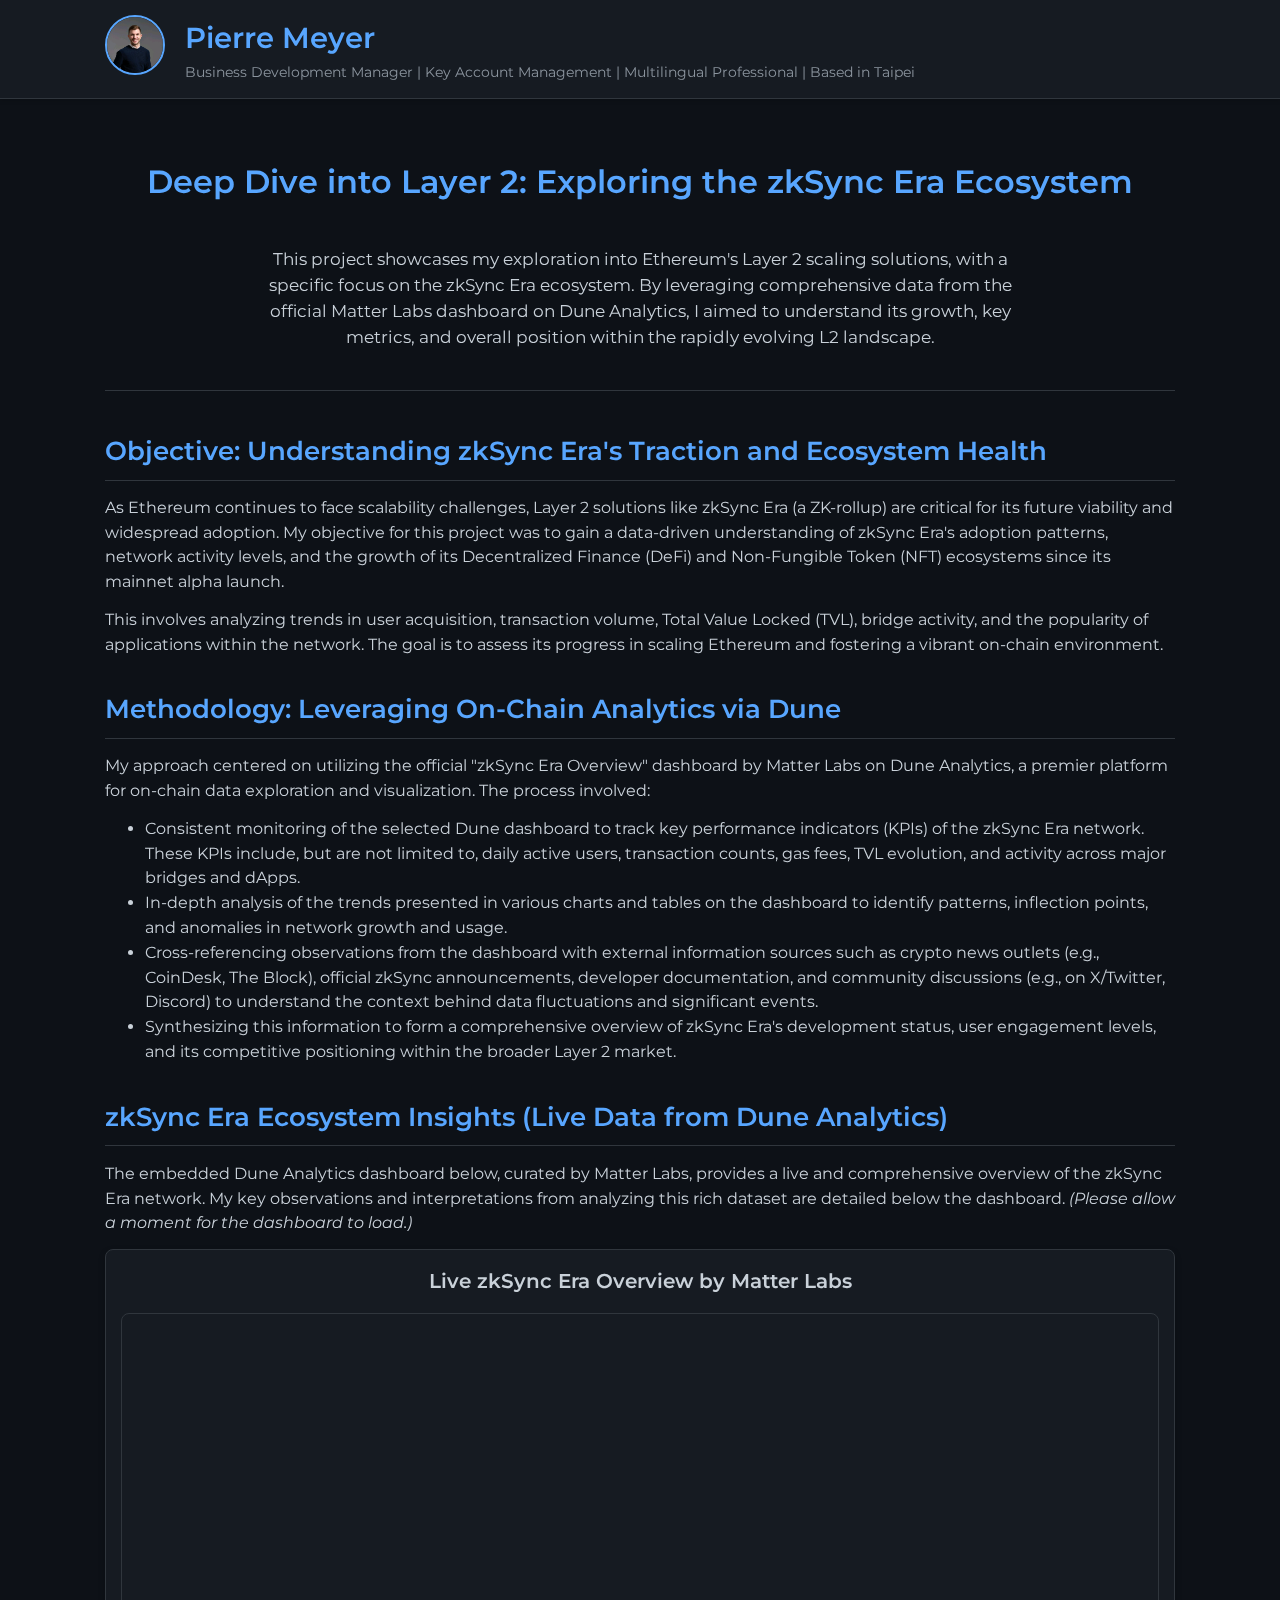
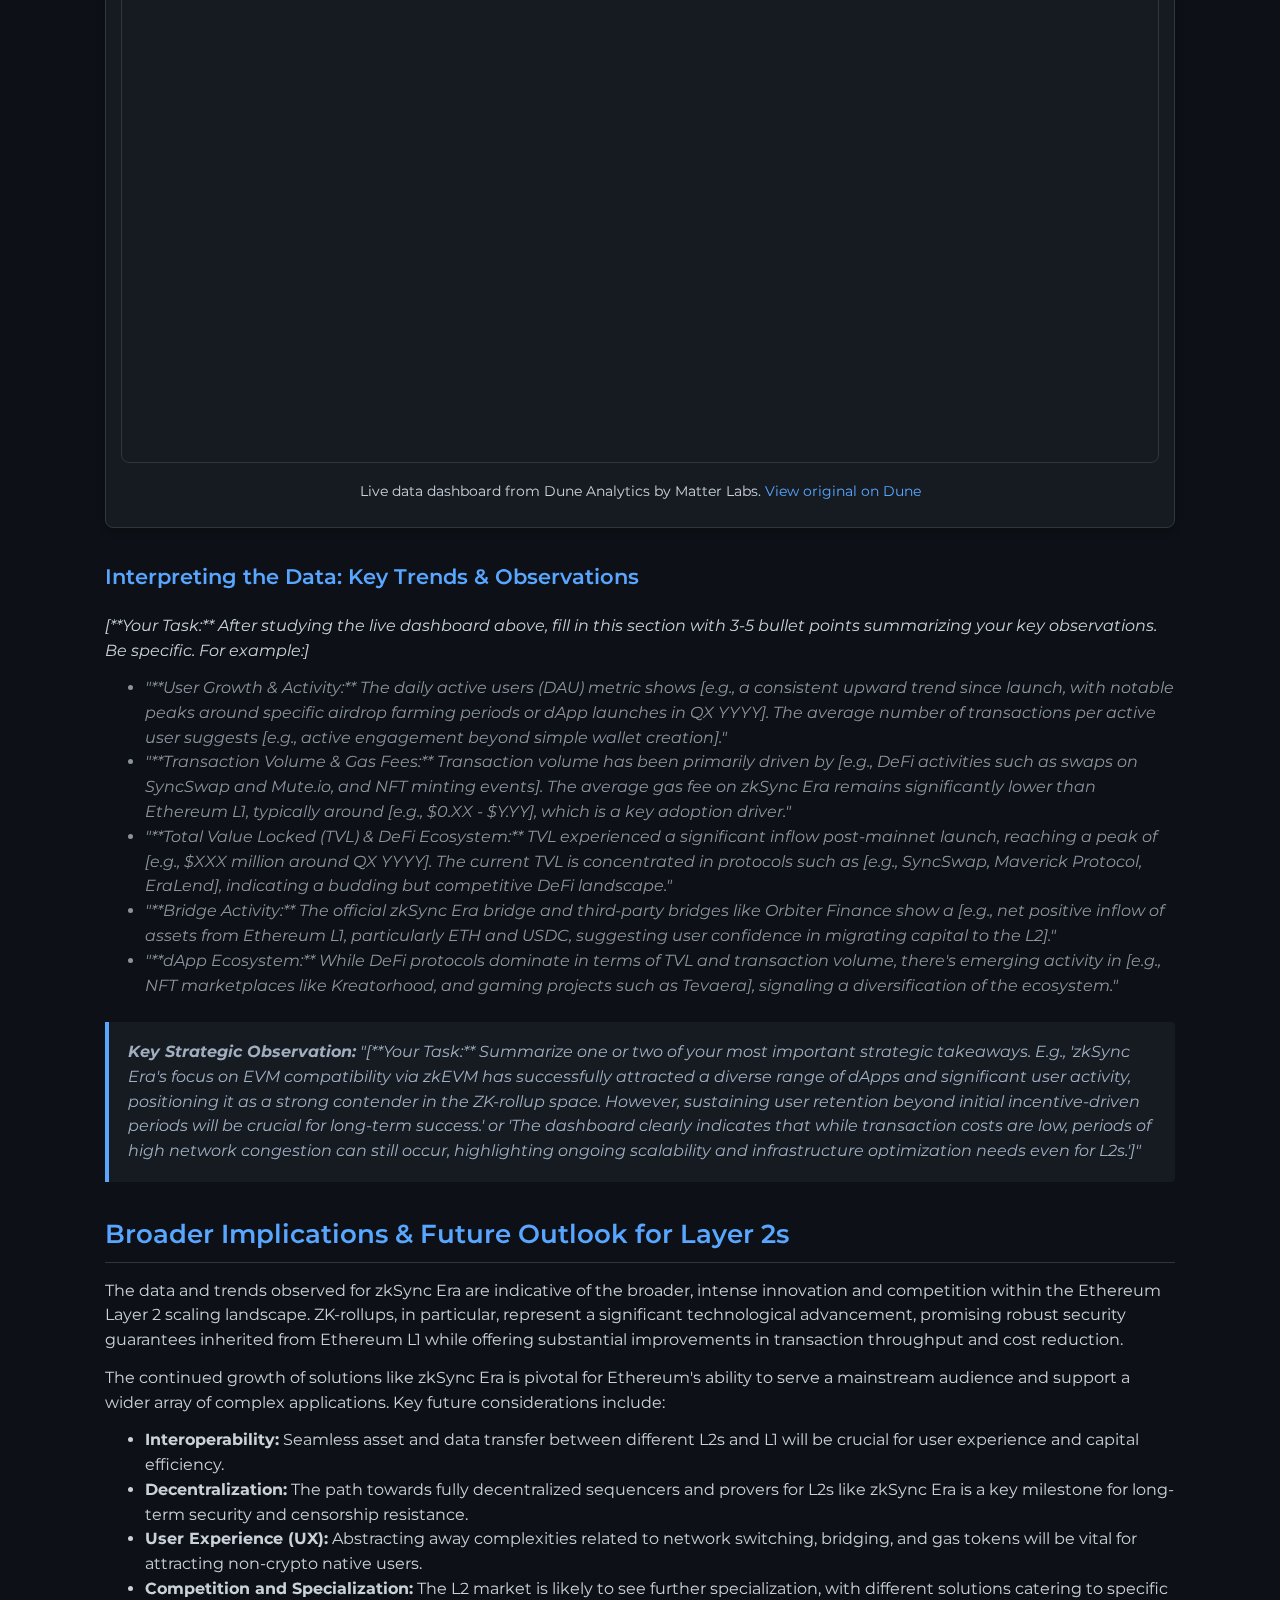
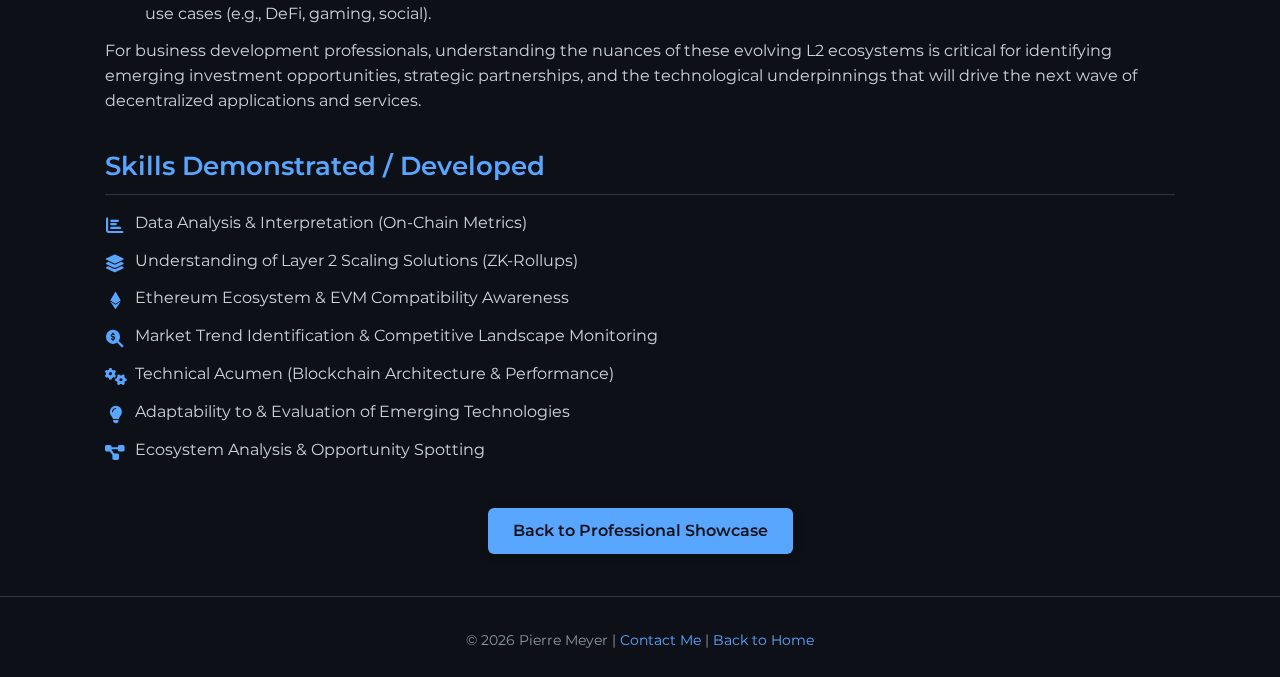
<file: crypto_blockchain_project.html>
<!DOCTYPE html>
<html lang="en">

<head>
    <meta charset="UTF-8">
    <meta name="viewport" content="width=device-width, initial-scale=1.0">
    <title>Exploring Layer 2: An Overview of zkSync Era - Pierre Meyer</title>
    <link href="styles.css" rel="stylesheet">
    <link href="https://fonts.googleapis.com/css2?family=Montserrat:wght@400;600;700&display=swap" rel="stylesheet">
    <link rel="stylesheet" href="https://cdnjs.cloudflare.com/ajax/libs/font-awesome/6.5.2/css/all.min.css" xintegrity="sha512-SnH5WK+bZxgPHs44uWIX+LLJAJ9/2PkPKZ5QiAj6Ta86w+fsb2TkcmfRyVX3pBnMFcV7oQPJkl9QevSCWr3W6A==" crossorigin="anonymous" referrerpolicy="no-referrer" />
    <link rel="icon" href="favicon.ico" type="image/x-icon">
    <style>
        /* Styles specific to this page, complementing styles.css */
        /* Ensure your main styles.css includes definitions for variables like --border-color, --accent-color, etc. */
        body {
            font-family: 'Montserrat', sans-serif; /* Ensure this is consistent */
            /* Other body styles from your main styles.css will apply */
        }
        .case-study-section {
            margin-bottom: 2em;
        }
        .case-study-section h2 {
            text-align: left;
            font-size: 1.6em;
            margin-top: 1.2em;
            margin-bottom: 0.6em;
            border-bottom: 1px solid var(--border-color);
            padding-bottom: 0.3em;
            color: var(--accent-color);
        }
        .case-study-section p, .case-study-section ul {
            color: var(--primary-text-color); /* From your styles.css */
            margin-top: 0.5em;
            margin-bottom: 0.8em;
            line-height: 1.55;
        }
        .intro-summary p {
             color: var(--primary-text-color); /* From your styles.css */
             font-size: 1.05em;
        }
        main > h1 { /* Ensure this matches your main styles.css for consistency */
            text-align: center;
            margin-bottom: 1.2em;
            color: var(--accent-color);
            font-size: 2em;
        }
        .skills-list {
            list-style-type: none; /* Using icons instead of bullets */
            padding-left: 0;
        }
        .skills-list li {
            margin-bottom: 0.6em;
            color: var(--primary-text-color); /* From your styles.css */
            display: flex;
            align-items: flex-start;
        }
        .skills-list .skill-icon {
            color: var(--accent-color);
            margin-right: 10px;
            font-size: 1.1em;
            width: 20px;
            text-align: center;
            margin-top: 1px; /* Adjust for alignment */
        }
        .data-highlight { /* For key stats you pull from dashboard */
            background-color: var(--card-bg-color); /* From your styles.css */
            border-left: 4px solid var(--accent-color);
            padding: 0.8em 1.2em;
            margin: 1.5em 0;
            font-style: italic;
            color: var(--narrative-text-color); /* From your styles.css */
            border-radius: 0 4px 4px 0;
        }
        .data-highlight p {
            color: inherit;
            margin: 0.3em 0;
        }
        .placeholder-text { /* You'll replace these with your content */
            color: var(--secondary-text-color); /* From your styles.css */
            font-style: italic;
        }
        .chart-wrapper-dune { /* Wrapper for the Dune iframe */
            margin-bottom: 30px;
            background-color: var(--card-bg-color); /* Optional background for the wrapper */
            padding: 15px; /* Padding around the iframe */
            border-radius: 8px;
            border: 1px solid var(--border-color);
            box-shadow: 0 3px 6px var(--shadow-color-dark); /* From your styles.css */
            position: relative;
            max-width: 100%; /* Allow iframe to be wider if needed */
            margin-left: auto;
            margin-right: auto;
        }
        .chart-title-style { /* Consistent title style */
            font-size: 1.25em;
            font-weight: 600;
            text-align: center;
            color: var(--primary-text-color); /* Or #cbd5e0 if defined */
            margin-top: 0;
            margin-bottom: 1rem;
        }
        /* Footer styling should come from your main styles.css */
    </style>
</head>

<body>
    <div class="background-animation"></div>

    <header>
        <div class="container header-content-wrapper">
            <a href="index.html" aria-label="Go to homepage">
                <img src="profile.jpeg" alt="Pierre Meyer - Homepage" class="profile-pic-header">
            </a>
            <a href="index.html" class="header-text-link">
                <div class="header-text">
                    <h1>Pierre Meyer</h1>
                    <p>Business Development Manager | Key Account Management | Multilingual Professional | Based in Taipei</p>
                </div>
            </a>
        </div>
    </header>

    <main class="container">
        <h1>Deep Dive into Layer 2: Exploring the zkSync Era Ecosystem</h1>

        <section class="case-study-section intro-summary">
            <p class="center-text" style="max-width: 750px; margin-left:auto; margin-right:auto;">
                This project showcases my exploration into Ethereum's Layer 2 scaling solutions, with a specific focus on the zkSync Era ecosystem. By leveraging comprehensive data from the official Matter Labs dashboard on Dune Analytics, I aimed to understand its growth, key metrics, and overall position within the rapidly evolving L2 landscape.
            </p>
        </section>

        <hr class="divider">

        <section class="case-study-section">
            <h2>Objective: Understanding zkSync Era's Traction and Ecosystem Health</h2>
            <p>As Ethereum continues to face scalability challenges, Layer 2 solutions like zkSync Era (a ZK-rollup) are critical for its future viability and widespread adoption. My objective for this project was to gain a data-driven understanding of zkSync Era's adoption patterns, network activity levels, and the growth of its Decentralized Finance (DeFi) and Non-Fungible Token (NFT) ecosystems since its mainnet alpha launch.</p>
            <p>This involves analyzing trends in user acquisition, transaction volume, Total Value Locked (TVL), bridge activity, and the popularity of applications within the network. The goal is to assess its progress in scaling Ethereum and fostering a vibrant on-chain environment.</p>
        </section>

        <section class="case-study-section">
            <h2>Methodology: Leveraging On-Chain Analytics via Dune</h2>
            <p>My approach centered on utilizing the official "zkSync Era Overview" dashboard by Matter Labs on Dune Analytics, a premier platform for on-chain data exploration and visualization. The process involved:</p>
            <ul>
                <li>Consistent monitoring of the selected Dune dashboard to track key performance indicators (KPIs) of the zkSync Era network. These KPIs include, but are not limited to, daily active users, transaction counts, gas fees, TVL evolution, and activity across major bridges and dApps.</li>
                <li>In-depth analysis of the trends presented in various charts and tables on the dashboard to identify patterns, inflection points, and anomalies in network growth and usage.</li>
                <li>Cross-referencing observations from the dashboard with external information sources such as crypto news outlets (e.g., CoinDesk, The Block), official zkSync announcements, developer documentation, and community discussions (e.g., on X/Twitter, Discord) to understand the context behind data fluctuations and significant events.</li>
                <li>Synthesizing this information to form a comprehensive overview of zkSync Era's development status, user engagement levels, and its competitive positioning within the broader Layer 2 market.</li>
            </ul>
        </section>

        <section class="case-study-section">
            <h2>zkSync Era Ecosystem Insights (Live Data from Dune Analytics)</h2>
            <p>The embedded Dune Analytics dashboard below, curated by Matter Labs, provides a live and comprehensive overview of the zkSync Era network. My key observations and interpretations from analyzing this rich dataset are detailed below the dashboard. <em>(Please allow a moment for the dashboard to load.)</em></p>

            <div class="chart-wrapper-dune">
                <h3 class="chart-title-style">Live zkSync Era Overview by Matter Labs</h3>
                <iframe 
                    src="https://dune.com/embeds/2270077/3724874/ef05789a-c560-45a0-a0ad-ad0cbba0757a" 
                    width="100%" 
                    height="750"  style="border:1px solid var(--border-color); border-radius: 8px;" 
                    allowfullscreen
                    loading="lazy"
                    title="zkSync Era Overview Dashboard by Matter Labs on Dune Analytics">
                </iframe>
                <p style="text-align:center; font-size: 0.85em; margin-top: 10px;">
                    Live data dashboard from Dune Analytics by Matter Labs. 
                    <a href="https://dune.com/matter_labs/zksync-era-overview" target="_blank" rel="noopener noreferrer" style="color: var(--accent-color);">
                        View original on Dune
                    </a>
                </p>
            </div>
            
            <h3 style="text-align:left; font-size: 1.3em; margin-top:1.5em;">Interpreting the Data: Key Trends & Observations</h3>
            <p class="placeholder-text">[**Your Task:** After studying the live dashboard above, fill in this section with 3-5 bullet points summarizing your key observations. Be specific. For example:]</p>
            <ul>
                <li class="placeholder-text">"**User Growth & Activity:** The daily active users (DAU) metric shows [e.g., a consistent upward trend since launch, with notable peaks around specific airdrop farming periods or dApp launches in QX YYYY]. The average number of transactions per active user suggests [e.g., active engagement beyond simple wallet creation]."</li>
                <li class="placeholder-text">"**Transaction Volume & Gas Fees:** Transaction volume has been primarily driven by [e.g., DeFi activities such as swaps on SyncSwap and Mute.io, and NFT minting events]. The average gas fee on zkSync Era remains significantly lower than Ethereum L1, typically around [e.g., $0.XX - $Y.YY], which is a key adoption driver."</li>
                <li class="placeholder-text">"**Total Value Locked (TVL) & DeFi Ecosystem:** TVL experienced a significant inflow post-mainnet launch, reaching a peak of [e.g., $XXX million around QX YYYY]. The current TVL is concentrated in protocols such as [e.g., SyncSwap, Maverick Protocol, EraLend], indicating a budding but competitive DeFi landscape."</li>
                <li class="placeholder-text">"**Bridge Activity:** The official zkSync Era bridge and third-party bridges like Orbiter Finance show a [e.g., net positive inflow of assets from Ethereum L1, particularly ETH and USDC, suggesting user confidence in migrating capital to the L2]."</li>
                <li class="placeholder-text">"**dApp Ecosystem:** While DeFi protocols dominate in terms of TVL and transaction volume, there's emerging activity in [e.g., NFT marketplaces like Kreatorhood, and gaming projects such as Tevaera], signaling a diversification of the ecosystem."</li>
            </ul>
            
            <div class="data-highlight">
                <p class="placeholder-text"><strong>Key Strategic Observation:</strong> "[**Your Task:** Summarize one or two of your most important strategic takeaways. E.g., 'zkSync Era's focus on EVM compatibility via zkEVM has successfully attracted a diverse range of dApps and significant user activity, positioning it as a strong contender in the ZK-rollup space. However, sustaining user retention beyond initial incentive-driven periods will be crucial for long-term success.' or 'The dashboard clearly indicates that while transaction costs are low, periods of high network congestion can still occur, highlighting ongoing scalability and infrastructure optimization needs even for L2s.']"</p>
            </div>
        </section>

        <section class="case-study-section">
            <h2>Broader Implications & Future Outlook for Layer 2s</h2>
            <p>The data and trends observed for zkSync Era are indicative of the broader, intense innovation and competition within the Ethereum Layer 2 scaling landscape. ZK-rollups, in particular, represent a significant technological advancement, promising robust security guarantees inherited from Ethereum L1 while offering substantial improvements in transaction throughput and cost reduction.</p>
            <p>The continued growth of solutions like zkSync Era is pivotal for Ethereum's ability to serve a mainstream audience and support a wider array of complex applications. Key future considerations include:</p>
            <ul>
                <li><strong>Interoperability:</strong> Seamless asset and data transfer between different L2s and L1 will be crucial for user experience and capital efficiency.</li>
                <li><strong>Decentralization:</strong> The path towards fully decentralized sequencers and provers for L2s like zkSync Era is a key milestone for long-term security and censorship resistance.</li>
                <li><strong>User Experience (UX):</strong> Abstracting away complexities related to network switching, bridging, and gas tokens will be vital for attracting non-crypto native users.</li>
                <li><strong>Competition and Specialization:</strong> The L2 market is likely to see further specialization, with different solutions catering to specific use cases (e.g., DeFi, gaming, social).</li>
            </ul>
            <p>For business development professionals, understanding the nuances of these evolving L2 ecosystems is critical for identifying emerging investment opportunities, strategic partnerships, and the technological underpinnings that will drive the next wave of decentralized applications and services.</p>
        </section>

        <section class="case-study-section">
            <h2>Skills Demonstrated / Developed</h2>
            <ul class="skills-list">
                <li><span class="skill-icon"><i class="fas fa-chart-bar"></i></span>Data Analysis & Interpretation (On-Chain Metrics)</li>
                <li><span class="skill-icon"><i class="fas fa-layer-group"></i></span>Understanding of Layer 2 Scaling Solutions (ZK-Rollups)</li>
                <li><span class="skill-icon"><i class="fab fa-ethereum"></i></span>Ethereum Ecosystem & EVM Compatibility Awareness</li>
                <li><span class="skill-icon"><i class="fas fa-search-dollar"></i></span>Market Trend Identification & Competitive Landscape Monitoring</li>
                <li><span class="skill-icon"><i class="fas fa-cogs"></i></span>Technical Acumen (Blockchain Architecture & Performance)</li>
                <li><span class="skill-icon"><i class="fas fa-lightbulb"></i></span>Adaptability to & Evaluation of Emerging Technologies</li>
                <li><span class="skill-icon"><i class="fas fa-project-diagram"></i></span>Ecosystem Analysis & Opportunity Spotting</li>
            </ul>
        </section>

        <div style="text-align: center; margin-top: 2em; margin-bottom: 2em;">
            <a href="index.html#projects" class="cv-button">Back to Professional Showcase</a>
        </div>
    </main>

    <footer>
        <div class="container">
            <p>© <span id="currentYear">2025</span> Pierre Meyer | <a href="mailto:pierremeyer@outlook.de">Contact Me</a> | <a href="index.html">Back to Home</a></p>
        </div>
    </footer>

    <script>
        // Update footer year
        const currentYearEl = document.getElementById('currentYear');
        if (currentYearEl) {
            currentYearEl.textContent = new Date().getFullYear();
        }
    </script>

</body>
</html>
</file>
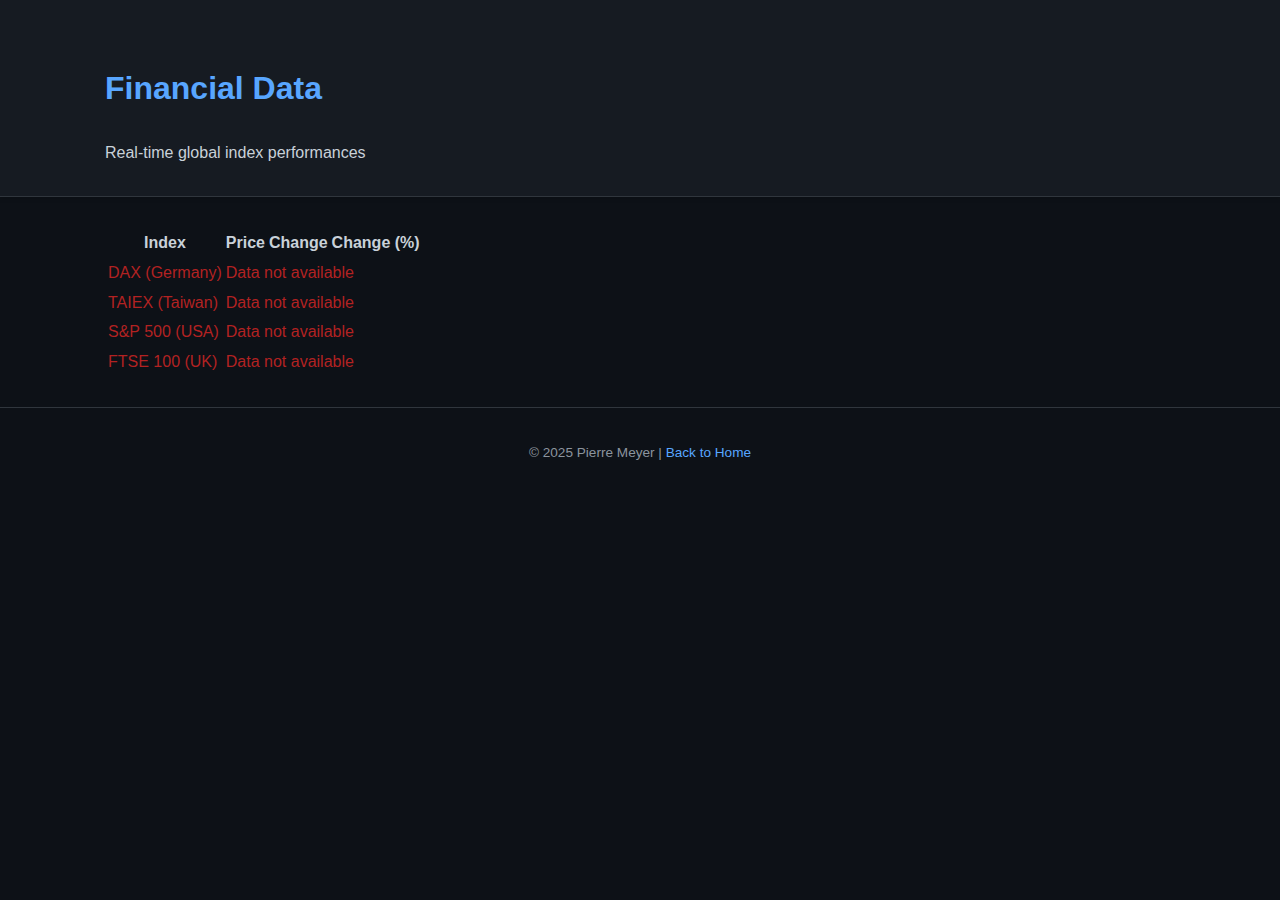
<file: financial-data.html>
<!DOCTYPE html>
<html lang="en">
<head>
    <meta charset="UTF-8">
    <meta name="viewport" content="width=device-width, initial-scale=1.0">
    <title>Financial Data - Pierre Meyer</title>
    <link href="styles.css" rel="stylesheet">
</head>
<body>
<header>
    <div class="container">
        <h1>Financial Data</h1>
        <p>Real-time global index performances</p>
    </div>
</header>

<main class="container">
    <table id="index-table">
        <thead>
            <tr>
                <th>Index</th>
                <th>Price</th>
                <th>Change</th>
                <th>Change (%)</th>
            </tr>
        </thead>
        <tbody id="index-data"></tbody>
    </table>
</main>

<footer>
    <div class="container">
        <p>© 2025 Pierre Meyer | <a href="index.html">Back to Home</a></p>
    </div>
</footer>

<script>
document.addEventListener("DOMContentLoaded", function () {
    const indices = {
        "DAX (Germany)": "DEU30",
        "TAIEX (Taiwan)": "TWII",
        "S&P 500 (USA)": "SPX",
        "FTSE 100 (UK)": "UKX",
    };

    const apiKey = "a1a07421230e434985b70d6f8a5e9532";  // Replace with your Twelve Data API key

    async function fetchIndexData(symbol) {
        try {
            const response = await fetch(`https://api.twelvedata.com/quote?symbol=${symbol}&apikey=${apiKey}`);
            const data = await response.json();

            if (data.status === "error" || !data.close || !data.previous_close) {
                console.error(`Error fetching data for ${symbol}:`, data.message || "Unexpected data format");
                return null;
            }

            const currentPrice = parseFloat(data.close);
            const previousClose = parseFloat(data.previous_close);
            const change = currentPrice - previousClose;
            const changePercent = ((change / previousClose) * 100).toFixed(2);

            return {
                price: currentPrice.toFixed(2),
                change: change.toFixed(2),
                changePercent: changePercent
            };
        } catch (error) {
            console.error("Error fetching index data:", error);
            return null;
        }
    }

    async function updateTable() {
        const tableBody = document.getElementById("index-data");
        tableBody.innerHTML = "";

        for (const [name, symbol] of Object.entries(indices)) {
            const data = await fetchIndexData(symbol);
            const row = document.createElement("tr");

            if (data) {
                row.innerHTML = `
                    <td>${name}</td>
                    <td>$${data.price}</td>
                    <td class="${data.change >= 0 ? "positive" : "negative"}">${data.change}</td>
                    <td class="${data.change >= 0 ? "positive" : "negative"}">${data.changePercent}%</td>
                `;
            } else {
                row.innerHTML = `
                    <td>${name}</td>
                    <td colspan="3">Data not available</td>
                `;
                row.style.color = "#B22222";
            }

            tableBody.appendChild(row);
        }
    }

    updateTable();
    setInterval(updateTable, 60000);  // Update every 60 seconds
});
</script>

</body>
</html>
</file>
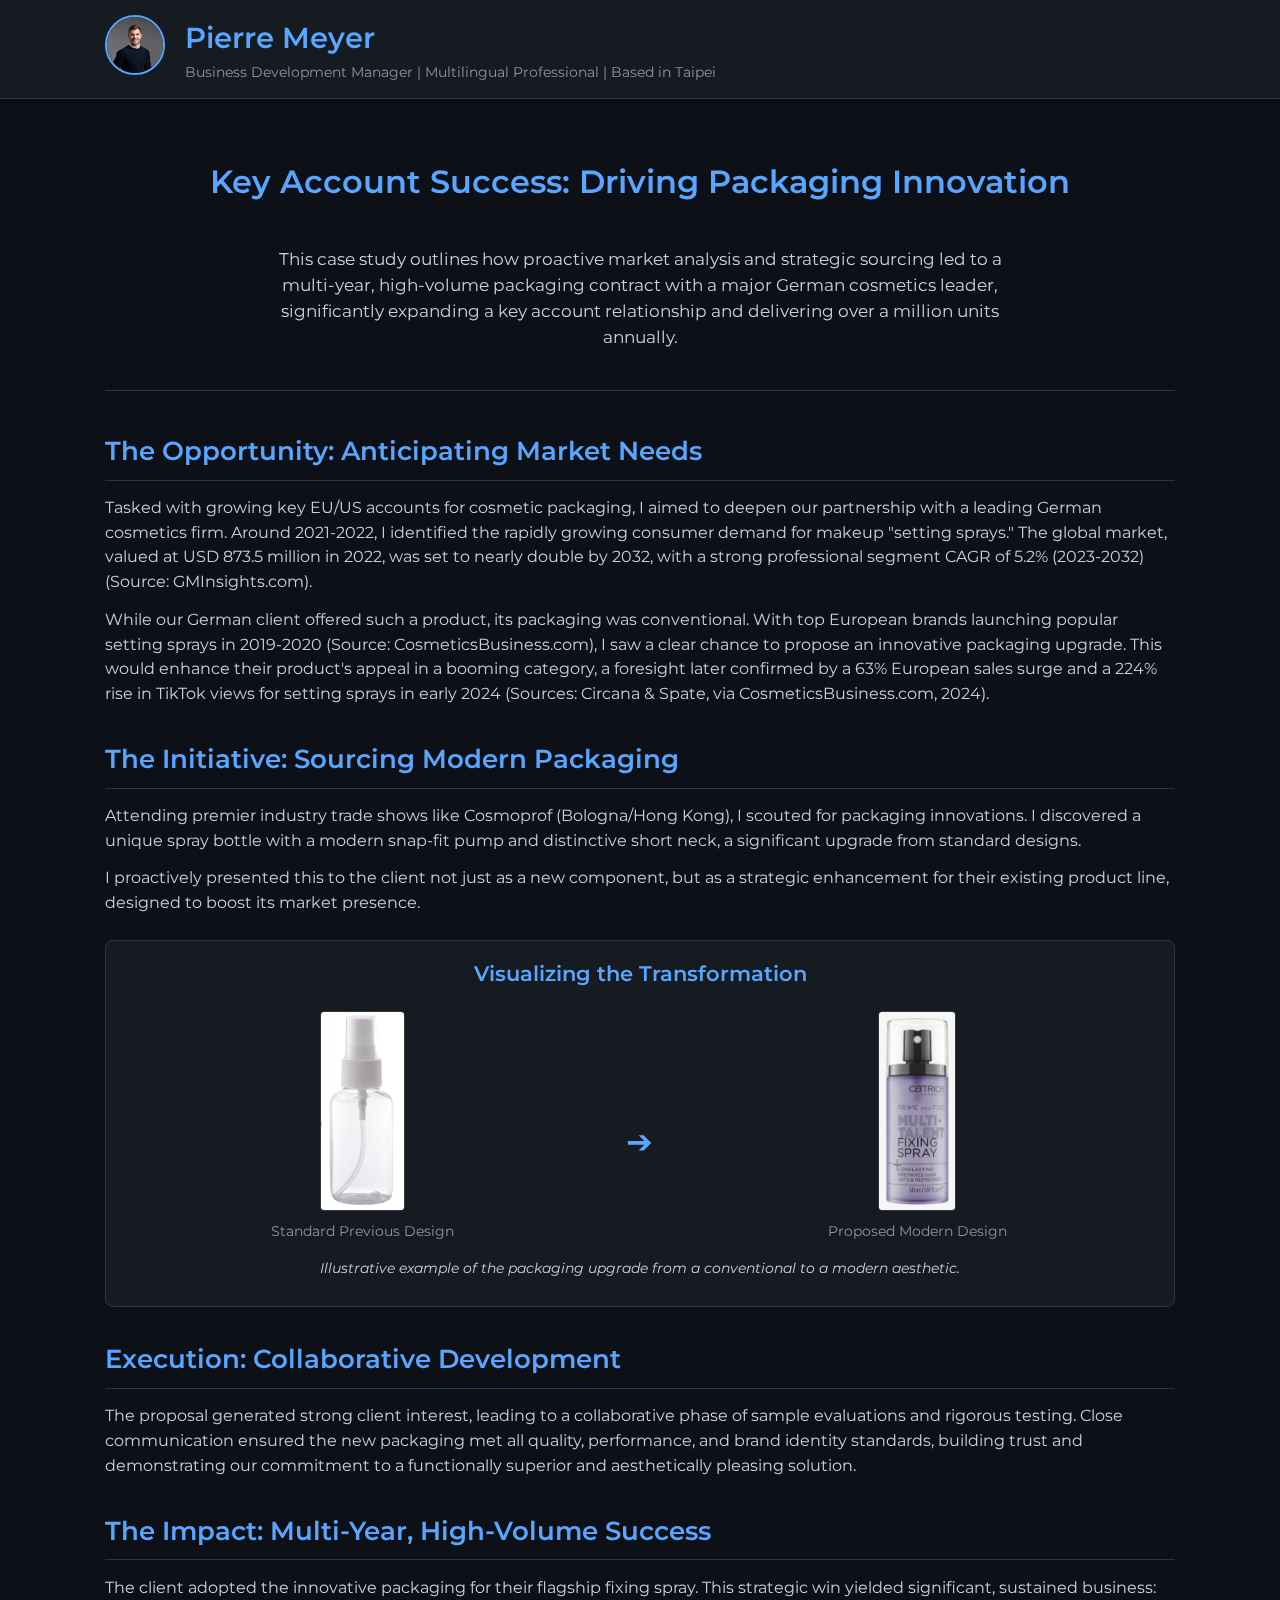
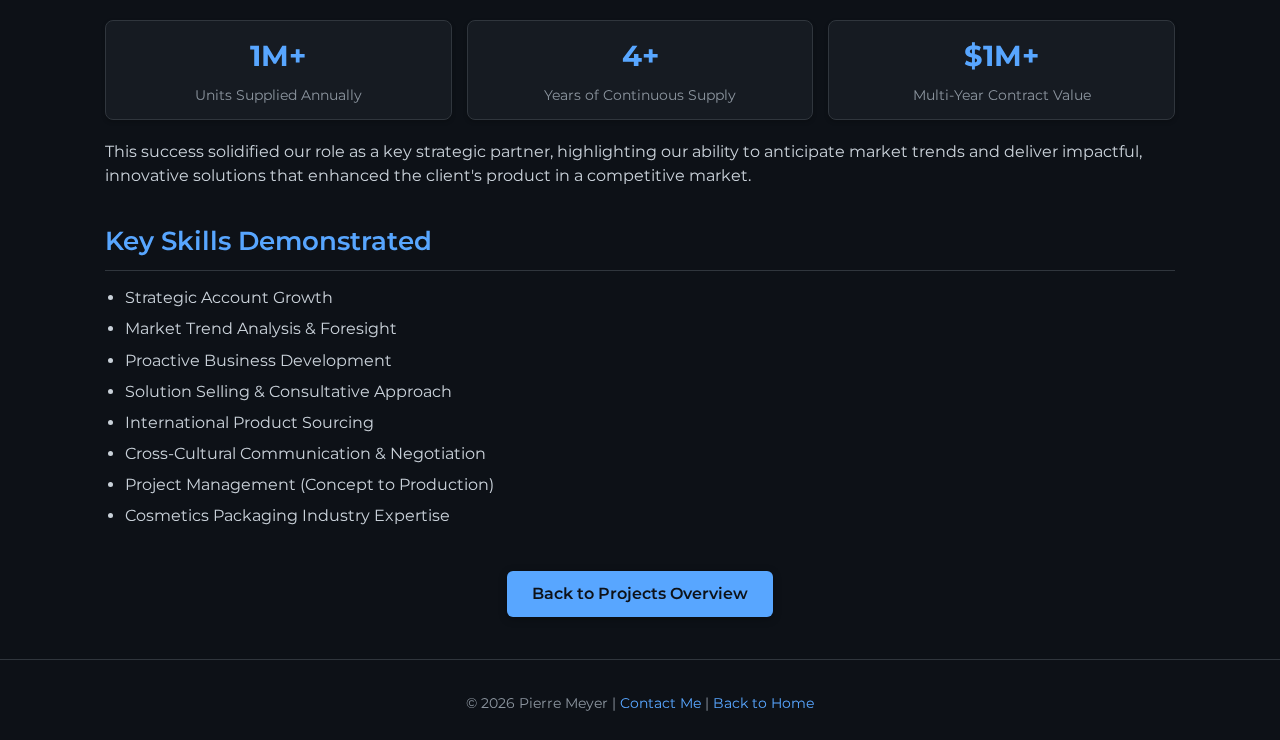
<file: key_account_case_study.html>
<!DOCTYPE html>
<html lang="en">

<head>
    <meta charset="UTF-8">
    <meta name="viewport" content="width=device-width, initial-scale=1.0">
    <title>Key Account Success: Cosmetics Packaging Innovation - Pierre Meyer</title>
    <link href="styles.css" rel="stylesheet">
    <link href="https://fonts.googleapis.com/css2?family=Montserrat:wght@400;600;700&display=swap" rel="stylesheet">
    <link rel="icon" href="favicon.ico" type="image/x-icon">
    <style>
        /* Page-specific styles (can be moved to styles.css) */
        .case-study-section {
            margin-bottom: 2em; 
        }
        .case-study-section h2 {
            text-align: left;
            font-size: 1.6em;
            margin-top: 1.2em; 
            margin-bottom: 0.6em; 
            border-bottom: 1px solid var(--border-color);
            padding-bottom: 0.3em;
            color: var(--accent-color);
        }
        .kpi-highlight-container {
            display: flex;
            flex-wrap: wrap;
            gap: 15px; 
            justify-content: space-around;
            margin: 1.2em 0; 
        }
        .kpi-highlight {
            background-color: var(--card-bg-color);
            border: 1px solid var(--border-color);
            border-radius: 8px;
            padding: 12px 18px; 
            text-align: center;
            flex: 1;
            min-width: 180px; 
            box-shadow: 0 2px 4px var(--shadow-color-medium);
        }
        .kpi-highlight .value {
            font-size: 1.8em; 
            font-weight: 700;
            color: var(--accent-color);
            display: block;
            margin-bottom: 3px; 
        }
        .kpi-highlight .label {
            font-size: 0.85em; 
            color: var(--secondary-text-color);
        }
        .skills-list {
            list-style-type: disc;
            padding-left: 20px; 
            margin-top: 0.3em;
        }
        .skills-list li {
            margin-bottom: 0.4em; 
            color: var(--primary-text-color);
        }
        .case-study-section p, .case-study-section ul {
            color: var(--primary-text-color);
            margin-top: 0.5em; 
            margin-bottom: 0.8em; 
            line-height: 1.55; 
        }
        .intro-summary p {
             color: var(--primary-text-color);
             font-size: 1.05em; 
        }
        main > h1 { 
            text-align: center; 
            margin-bottom: 1.2em; 
            color: var(--accent-color);
            font-size: 2em; 
        }

        /* Styles for Packaging Comparison */
        .packaging-comparison-container {
            margin-top: 1.5em;
            margin-bottom: 1.5em;
            padding: 1em;
            background-color: var(--card-bg-color); 
            border: 1px solid var(--border-color); 
            border-radius: 8px;
        }
        .packaging-comparison-container h3 {
            text-align: center;
            color: var(--accent-color);
            margin-top: 0;
            margin-bottom: 1em;
            font-size: 1.3em;
        }
        .packaging-comparison {
            display: flex;
            justify-content: space-around;
            align-items: flex-start; 
            gap: 15px;
            text-align: center;
        }
        .packaging-item {
            flex: 1;
            max-width: 45%; 
            display: flex;
            flex-direction: column;
            align-items: center;
        }
        .packaging-item img {
            max-width: 100%;
            height: auto;
            max-height: 200px; 
            border: 1px solid var(--border-color);
            border-radius: 4px;
            margin-bottom: 0.5em;
            object-fit: contain; 
        }
        .packaging-item .caption {
            font-size: 0.85em;
            color: var(--secondary-text-color);
            margin-top: 0.3em;
            line-height: 1.3;
        }
        .arrow-indicator {
            font-size: 2em;
            color: var(--accent-color);
            display: flex;
            align-items: center; 
            align-self: center; 
            padding-top: 20px; 
        }
        .comparison-note {
            text-align: center;
            font-style: italic;
            font-size: 0.85em;
            color: var(--secondary-text-color);
            margin-top: 1em;
        }
        @media (max-width: 600px) {
            .packaging-comparison {
                flex-direction: column;
                align-items: center;
            }
            .packaging-item {
                max-width: 80%; 
                margin-bottom: 1em;
            }
            .arrow-indicator {
                transform: rotate(90deg); 
                padding-top: 0;
                margin: 0.5em 0;
            }
        }
    </style>
</head>

<body>
    <div class="background-animation"></div>

    <header>
        <div class="container header-content-wrapper">
            <a href="index.html" aria-label="Go to homepage">
                <img src="profile.jpeg" alt="Pierre Meyer - Homepage" class="profile-pic-header">
            </a>
            <a href="index.html" class="header-text-link">
                <div class="header-text">
                    <h1>Pierre Meyer</h1>
                    <p>Business Development Manager | Multilingual Professional | Based in Taipei</p>
                </div>
            </a>
        </div>
    </header>

    <main class="container">
        <h1>Key Account Success: Driving Packaging Innovation</h1>

        <section class="case-study-section intro-summary">
            <p class="center-text" style="max-width: 750px; margin-left:auto; margin-right:auto;">
                This case study outlines how proactive market analysis and strategic sourcing led to a multi-year, high-volume packaging contract with a major German cosmetics leader, significantly expanding a key account relationship and delivering over a million units annually.
            </p>
        </section>

        <hr class="divider">

        <section class="case-study-section">
            <h2>The Opportunity: Anticipating Market Needs</h2>
            <p>
                Tasked with growing key EU/US accounts for cosmetic packaging, I aimed to deepen our partnership with a leading German cosmetics firm. Around 2021-2022, I identified the rapidly growing consumer demand for makeup "setting sprays." The global market, valued at USD 873.5 million in 2022, was set to nearly double by 2032, with a strong professional segment CAGR of 5.2% (2023-2032) (Source: GMInsights.com).
            </p>
            <p>
                While our German client offered such a product, its packaging was conventional. With top European brands launching popular setting sprays in 2019-2020 (Source: CosmeticsBusiness.com), I saw a clear chance to propose an innovative packaging upgrade. This would enhance their product's appeal in a booming category, a foresight later confirmed by a 63% European sales surge and a 224% rise in TikTok views for setting sprays in early 2024 (Sources: Circana & Spate, via CosmeticsBusiness.com, 2024).
            </p>
        </section>

        <section class="case-study-section">
            <h2>The Initiative: Sourcing Modern Packaging</h2>
            <p>
                Attending premier industry trade shows like Cosmoprof (Bologna/Hong Kong), I scouted for packaging innovations. I discovered a unique spray bottle with a modern snap-fit pump and distinctive short neck, a significant upgrade from standard designs.
            </p>
            <p>
                I proactively presented this to the client not just as a new component, but as a strategic enhancement for their existing product line, designed to boost its market presence.
            </p>
            
            <div class="packaging-comparison-container">
                <h3>Visualizing the Transformation</h3>
                <div class="packaging-comparison">
                    <div class="packaging-item">
                        <img src="images/Old_Spray.png" alt="Previous standard spray bottle design">
                        <p class="caption">Standard Previous Design</p>
                    </div>
                    <div class="arrow-indicator">➔</div>
                    <div class="packaging-item">
                        <img src="images/Catrice_Spray.png" alt="Proposed modern spray bottle design">
                        <p class="caption">Proposed Modern Design</p>
                    </div>
                </div>
                <p class="comparison-note">Illustrative example of the packaging upgrade from a conventional to a modern aesthetic.</p>
            </div>
        </section>

        <section class="case-study-section">
            <h2>Execution: Collaborative Development</h2>
            <p>
                The proposal generated strong client interest, leading to a collaborative phase of sample evaluations and rigorous testing. Close communication ensured the new packaging met all quality, performance, and brand identity standards, building trust and demonstrating our commitment to a functionally superior and aesthetically pleasing solution.
            </p>
        </section>

        <section class="case-study-section">
            <h2>The Impact: Multi-Year, High-Volume Success</h2>
            <p>
                The client adopted the innovative packaging for their flagship fixing spray. This strategic win yielded significant, sustained business:
            </p>
            <div class="kpi-highlight-container">
                <div class="kpi-highlight">
                    <span class="value">1M+</span>
                    <span class="label">Units Supplied Annually</span>
                </div>
                <div class="kpi-highlight">
                    <span class="value">4+</span>
                    <span class="label">Years of Continuous Supply</span>
                </div>
                <div class="kpi-highlight">
                    <span class="value">$1M+</span>
                    <span class="label">Multi-Year Contract Value</span>
                </div>
            </div>
            <p>
                This success solidified our role as a key strategic partner, highlighting our ability to anticipate market trends and deliver impactful, innovative solutions that enhanced the client's product in a competitive market.
            </p>
        </section>

        <section class="case-study-section">
            <h2>Key Skills Demonstrated</h2>
            <ul class="skills-list">
                <li>Strategic Account Growth</li>
                <li>Market Trend Analysis & Foresight</li>
                <li>Proactive Business Development</li>
                <li>Solution Selling & Consultative Approach</li>
                <li>International Product Sourcing</li>
                <li>Cross-Cultural Communication & Negotiation</li>
                <li>Project Management (Concept to Production)</li>
                <li>Cosmetics Packaging Industry Expertise</li>
            </ul>
        </section>

        <div style="text-align: center; margin-top: 2em; margin-bottom: 2em;">
            <a href="index.html#projects" class="cv-button">Back to Projects Overview</a>
        </div>

    </main>

    <footer>
        <div class="container">
            <p>© <span id="currentYear"></span> Pierre Meyer | <a href="mailto:pierremeyer@outlook.de">Contact Me</a> | <a href="index.html">Back to Home</a></p>
        </div>
    </footer>

    <script>
        // Update footer year
        const currentYearEl = document.getElementById('currentYear');
        if (currentYearEl) {
            currentYearEl.textContent = new Date().getFullYear();
        }
    </script>

</body>
</html>
</file>
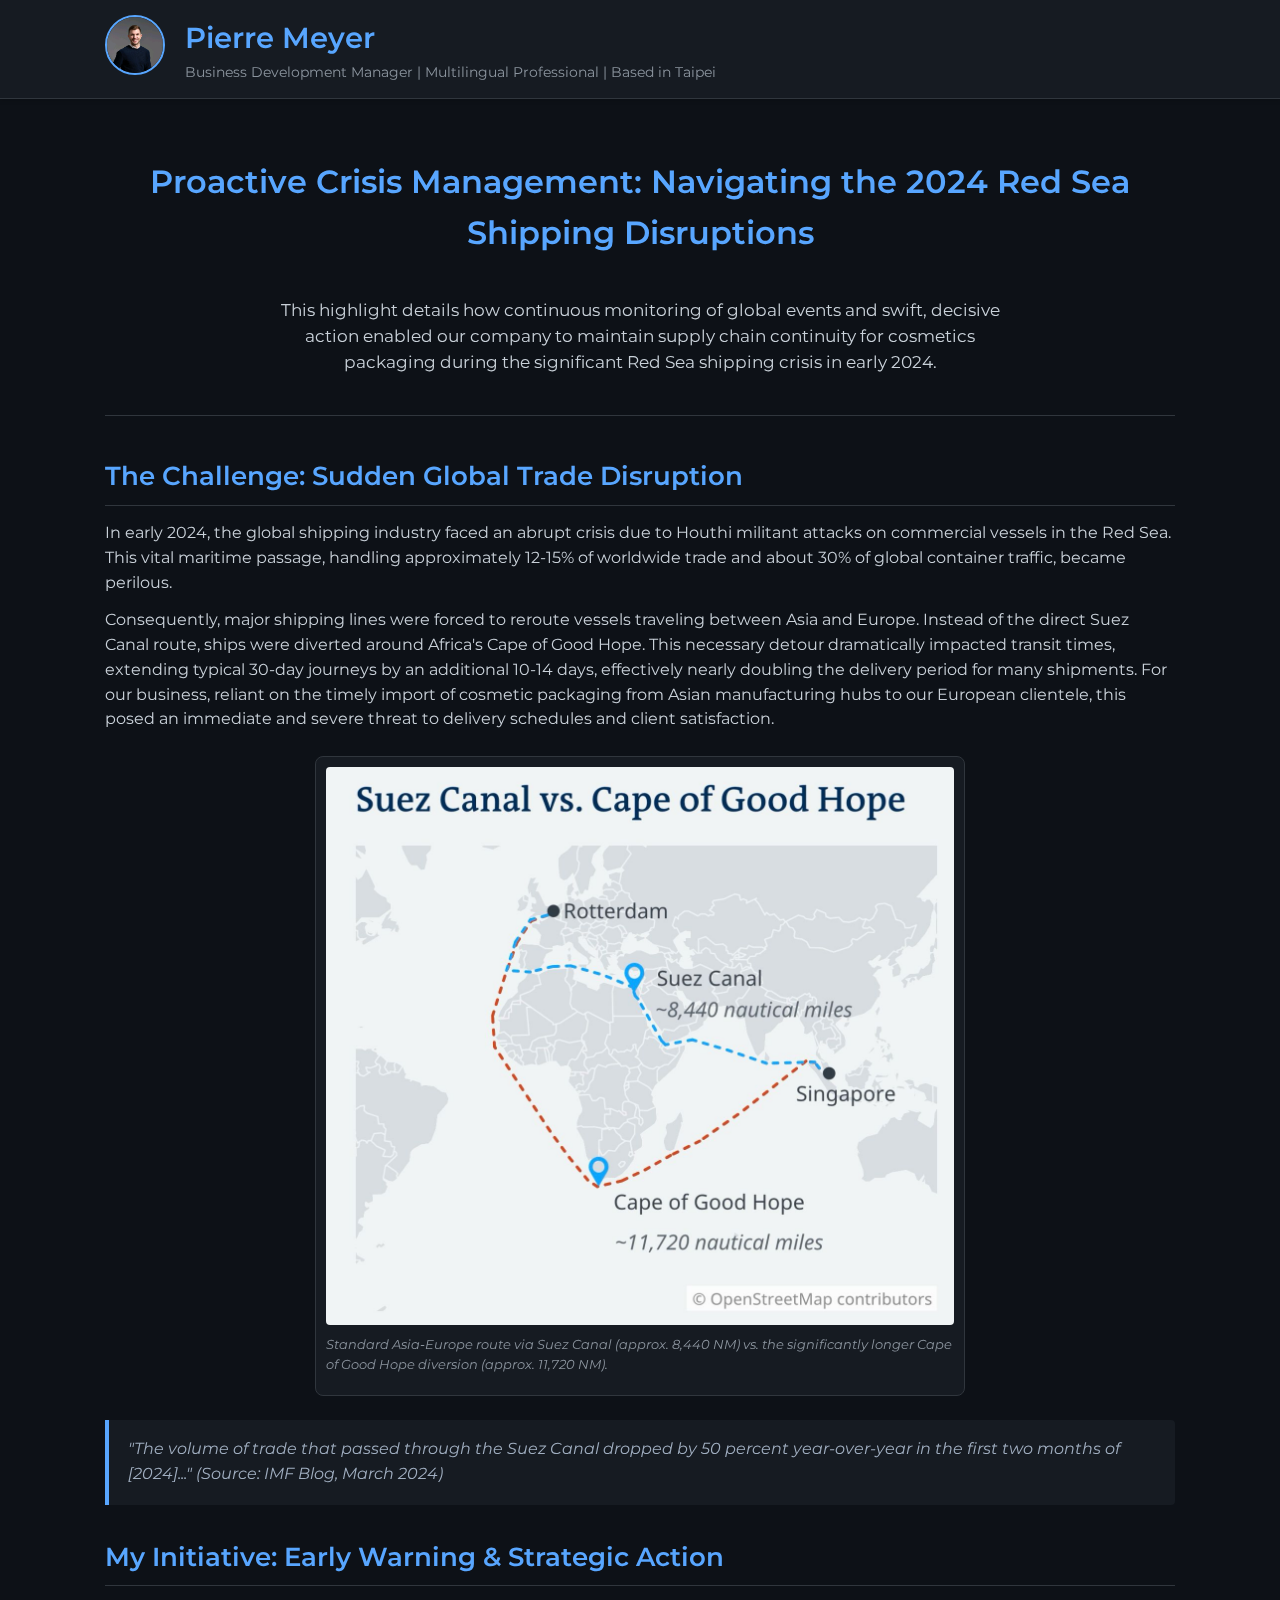
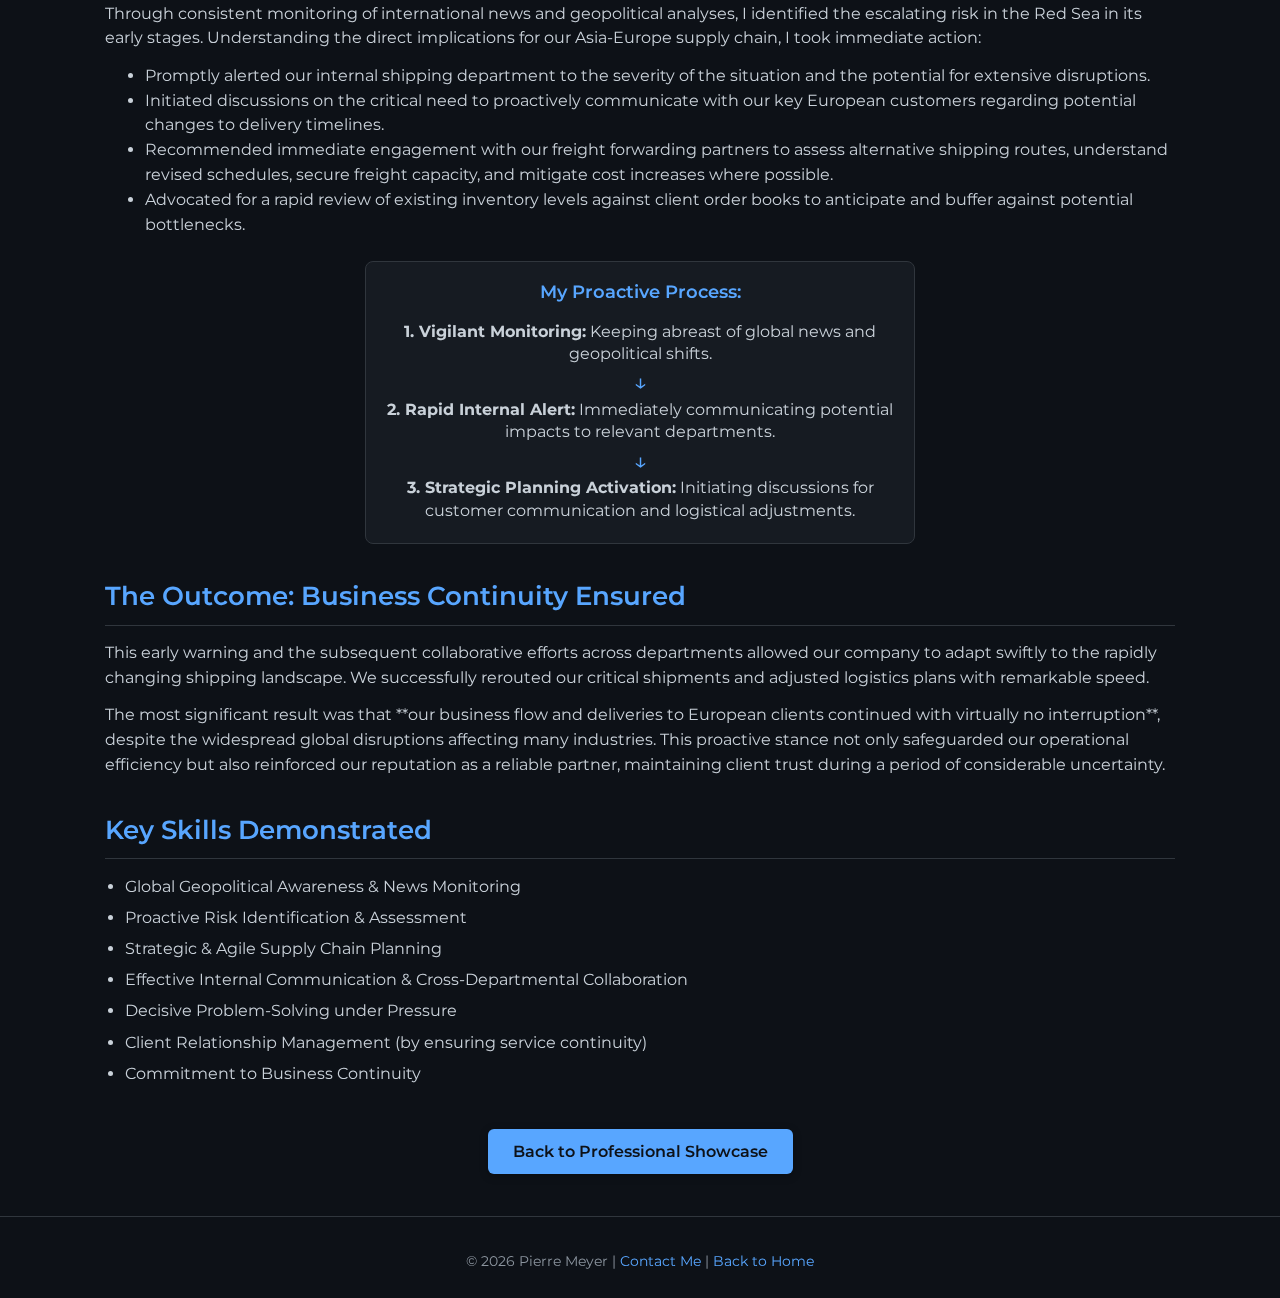
<file: shipping_crisis_response.html>
<!DOCTYPE html>
<html lang="en">

<head>
    <meta charset="UTF-8">
    <meta name="viewport" content="width=device-width, initial-scale=1.0">
    <title>Crisis Management: Red Sea Shipping Disruptions - Pierre Meyer</title>
    <link href="styles.css" rel="stylesheet">
    <link href="https://fonts.googleapis.com/css2?family=Montserrat:wght@400;600;700&display=swap" rel="stylesheet">
    <link rel="icon" href="favicon.ico" type="image/x-icon">
    <style>
        /* Page-specific styles from key_account_case_study.html can be reused or adapted */
        .case-study-section {
            margin-bottom: 2em;
        }
        .case-study-section h2 {
            text-align: left;
            font-size: 1.6em;
            margin-top: 1.2em;
            margin-bottom: 0.6em;
            border-bottom: 1px solid var(--border-color);
            padding-bottom: 0.3em;
            color: var(--accent-color);
        }
        .case-study-section p, .case-study-section ul {
            color: var(--primary-text-color);
            margin-top: 0.5em;
            margin-bottom: 0.8em;
            line-height: 1.55;
        }
        .intro-summary p {
             color: var(--primary-text-color);
             font-size: 1.05em;
        }
        main > h1 { 
            text-align: center; 
            margin-bottom: 1.2em; 
            color: var(--accent-color);
            font-size: 2em;
        }
        .skills-list {
            list-style-type: disc;
            padding-left: 20px;
            margin-top: 0.3em;
        }
        .skills-list li {
            margin-bottom: 0.4em;
            color: var(--primary-text-color);
        }
        .image-container { 
            background-color: var(--card-bg-color);
            border: 1px solid var(--border-color); 
            color: var(--secondary-text-color);
            display: flex;
            flex-direction: column;
            align-items: center;
            justify-content: center;
            text-align: center;
            margin: 1.5em auto; 
            padding: 10px; 
            border-radius: 8px;
            width: 100%;
            max-width: 650px; 
        }
        .image-container img {
            width: 100%; 
            max-width: 100%; 
            display: block;
            border-radius: 4px; 
        }
         .image-container .caption { 
            font-size: 0.8em;
            margin-top: 0.8em;
            font-style: italic;
            color: var(--secondary-text-color);
        }
        .data-highlight {
            background-color: var(--card-bg-color);
            border-left: 4px solid var(--accent-color);
            padding: 0.8em 1.2em;
            margin: 1.5em 0; 
            font-style: italic;
            color: var(--narrative-text-color); 
            border-radius: 0 4px 4px 0; 
        }
        .data-highlight p { 
            color: inherit;
            margin: 0.3em 0;
        }

        /* Styles for the process flow placeholder */
        .process-flow-placeholder {
            background-color: var(--card-bg-color); /* Or var(--body-bg-color) if preferred */
            border: 1px solid var(--border-color);
            color: var(--primary-text-color);
            padding: 1em;
            border-radius: 8px;
            margin: 1.5em auto;
            max-width: 550px; /* Adjust width as needed */
        }
        .process-flow-placeholder h4 {
            text-align: center;
            color: var(--accent-color);
            margin-top: 0;
            margin-bottom: 0.8em;
            font-size: 1.1em;
        }
        .process-flow-placeholder p {
            margin: 0.3em 0;
            text-align: center;
            line-height: 1.4;
        }
        .process-flow-placeholder .arrow {
            font-size: 1.5em;
            color: var(--accent-color);
            display: block;
            margin: 0.1em 0;
            line-height: 1; /* Adjust line height for arrows */
        }
        .process-flow-placeholder strong {
            color: var(--primary-text-color); /* Ensure strong text is readable */
        }

    </style>
</head>

<body>
    <div class="background-animation"></div>

    <header>
        <div class="container header-content-wrapper">
            <a href="index.html" aria-label="Go to homepage">
                <img src="profile.jpeg" alt="Pierre Meyer - Homepage" class="profile-pic-header">
            </a>
            <a href="index.html" class="header-text-link">
                <div class="header-text">
                    <h1>Pierre Meyer</h1>
                    <p>Business Development Manager | Multilingual Professional | Based in Taipei</p>
                </div>
            </a>
        </div>
    </header>

    <main class="container">
        <h1>Proactive Crisis Management: Navigating the 2024 Red Sea Shipping Disruptions</h1>

        <section class="case-study-section intro-summary">
            <p class="center-text" style="max-width: 750px; margin-left:auto; margin-right:auto;">
                This highlight details how continuous monitoring of global events and swift, decisive action enabled our company to maintain supply chain continuity for cosmetics packaging during the significant Red Sea shipping crisis in early 2024.
            </p>
        </section>

        <hr class="divider">

        <section class="case-study-section">
            <h2>The Challenge: Sudden Global Trade Disruption</h2>
            <p>
                In early 2024, the global shipping industry faced an abrupt crisis due to Houthi militant attacks on commercial vessels in the Red Sea. This vital maritime passage, handling approximately 12-15% of worldwide trade and about 30% of global container traffic, became perilous.
            </p>
            <p>
                Consequently, major shipping lines were forced to reroute vessels traveling between Asia and Europe. Instead of the direct Suez Canal route, ships were diverted around Africa's Cape of Good Hope. This necessary detour dramatically impacted transit times, extending typical 30-day journeys by an additional 10-14 days, effectively nearly doubling the delivery period for many shipments. For our business, reliant on the timely import of cosmetic packaging from Asian manufacturing hubs to our European clientele, this posed an immediate and severe threat to delivery schedules and client satisfaction.
            </p>
            <div class="image-container">
                <img src="images/shipping_routes.JPG" alt="Map illustrating shipping routes: Suez Canal vs. Cape of Good Hope diversion">
                <p class="caption">
                    Standard Asia-Europe route via Suez Canal (approx. 8,440 NM) vs. the significantly longer Cape of Good Hope diversion (approx. 11,720 NM).
                </p>
            </div>
            <div class="data-highlight">
                <p>"The volume of trade that passed through the Suez Canal dropped by 50 percent year-over-year in the first two months of [2024]..." (Source: IMF Blog, March 2024)</p>
            </div>
        </section>

        <section class="case-study-section">
            <h2>My Initiative: Early Warning & Strategic Action</h2>
            <p>
                Through consistent monitoring of international news and geopolitical analyses, I identified the escalating risk in the Red Sea in its early stages. Understanding the direct implications for our Asia-Europe supply chain, I took immediate action:
            </p>
            <ul>
                <li>Promptly alerted our internal shipping department to the severity of the situation and the potential for extensive disruptions.</li>
                <li>Initiated discussions on the critical need to proactively communicate with our key European customers regarding potential changes to delivery timelines.</li>
                <li>Recommended immediate engagement with our freight forwarding partners to assess alternative shipping routes, understand revised schedules, secure freight capacity, and mitigate cost increases where possible.</li>
                <li>Advocated for a rapid review of existing inventory levels against client order books to anticipate and buffer against potential bottlenecks.</li>
            </ul>
            <div class="process-flow-placeholder">
                <h4>My Proactive Process:</h4>
                <p><strong>1. Vigilant Monitoring:</strong> Keeping abreast of global news and geopolitical shifts.</p>
                <p class="arrow">↓</p>
                <p><strong>2. Rapid Internal Alert:</strong> Immediately communicating potential impacts to relevant departments.</p>
                <p class="arrow">↓</p>
                <p><strong>3. Strategic Planning Activation:</strong> Initiating discussions for customer communication and logistical adjustments.</p>
            </div>
        </section>

        <section class="case-study-section">
            <h2>The Outcome: Business Continuity Ensured</h2>
            <p>
                This early warning and the subsequent collaborative efforts across departments allowed our company to adapt swiftly to the rapidly changing shipping landscape. We successfully rerouted our critical shipments and adjusted logistics plans with remarkable speed.
            </p>
            <p>
                The most significant result was that **our business flow and deliveries to European clients continued with virtually no interruption**, despite the widespread global disruptions affecting many industries. This proactive stance not only safeguarded our operational efficiency but also reinforced our reputation as a reliable partner, maintaining client trust during a period of considerable uncertainty.
            </p>
        </section>

        <section class="case-study-section">
            <h2>Key Skills Demonstrated</h2>
            <ul class="skills-list">
                <li>Global Geopolitical Awareness & News Monitoring</li>
                <li>Proactive Risk Identification & Assessment</li>
                <li>Strategic & Agile Supply Chain Planning</li>
                <li>Effective Internal Communication & Cross-Departmental Collaboration</li>
                <li>Decisive Problem-Solving under Pressure</li>
                <li>Client Relationship Management (by ensuring service continuity)</li>
                <li>Commitment to Business Continuity</li>
            </ul>
        </section>

        <div style="text-align: center; margin-top: 2em; margin-bottom: 2em;">
            <a href="index.html#projects" class="cv-button">Back to Professional Showcase</a>
        </div>

    </main>

    <footer>
        <div class="container">
            <p>© <span id="currentYear"></span> Pierre Meyer | <a href="mailto:pierremeyer@outlook.de">Contact Me</a> | <a href="index.html">Back to Home</a></p>
        </div>
    </footer>

    <script>
        // Update footer year
        const currentYearEl = document.getElementById('currentYear');
        if (currentYearEl) {
            currentYearEl.textContent = new Date().getFullYear();
        }
    </script>

</body>
</html>
</file>
<file: styles.css>
/* Normalize.css v8.0.1 | MIT License | github.com/necolas/normalize.css */
html { line-height: 1.15; -webkit-text-size-adjust: 100%; }
body { margin: 0; }
main { display: block; }
h1 { font-size: 2em; margin: 0.67em 0; }
hr { box-sizing: content-box; height: 0; overflow: visible; }
pre, code, kbd, samp { font-family: monospace, monospace; font-size: 1em; }
a { background-color: transparent; text-decoration: none; }
a:hover { text-decoration: underline; }
abbr[title] { border-bottom: none; text-decoration: underline dotted; }
b, strong { font-weight: bolder; }
dfn { font-style: italic; }
mark { background-color: #ff0; color: #000; }
small { font-size: 80%; }
sub, sup { font-size: 75%; line-height: 0; position: relative; vertical-align: baseline; }
sub { bottom: -0.25em; }
sup { top: -0.5em; }
img { border-style: none; max-width: 100%; height: auto; }
button, input, optgroup, select, textarea { font-family: inherit; font-size: 100%; line-height: 1.15; margin: 0; }
button, input { overflow: visible; }
button, select { text-transform: none; }
[type="button"], [type="reset"], [type="submit"], button { -webkit-appearance: button; }
[type="button"]::-moz-focus-inner, [type="reset"]::-moz-focus-inner, [type="submit"]::-moz-focus-inner, button::-moz-focus-inner { border-style: none; padding: 0; }
[type="button"]:-moz-focusring, [type="reset"]:-moz-focusring, [type="submit"]:-moz-focusring, button:-moz-focusring { outline: 1px dotted ButtonText; }
fieldset { padding: 0.35em 0.75em 0.625em; border: 1px solid var(--border-color); }
legend { box-sizing: border-box; color: inherit; display: table; max-width: 100%; padding: 0; white-space: normal; }
progress { vertical-align: baseline; }
textarea { overflow: auto; resize: vertical; display: block; width: 100%;}
[type="checkbox"], [type="radio"] { box-sizing: border-box; padding: 0; }
[type="number"]::-webkit-inner-spin-button, [type="number"]::-webkit-outer-spin-button { height: auto; }
[type="search"] { -webkit-appearance: textfield; outline-offset: -2px; }
[type="search"]::-webkit-search-decoration { -webkit-appearance: none; }
::-webkit-file-upload-button { -webkit-appearance: button; font: inherit; }
details { display: block; }
summary { display: list-item; }
template, [hidden] { display: none; }
html { box-sizing: border-box; }
*, *::before, *::after { box-sizing: inherit; }

/* CSS Custom Properties (Variables) */
:root {
    --primary-font: 'Montserrat', sans-serif;
    --monospace-font: monospace, monospace;

    --body-bg-color: #0d1117;
    --card-bg-color: #161b22;
    --table-header-bg-color: #21262d;
    --alt-card-bg-color: #1a202c; /* For banking charts section if centralized */
    --input-bg-color: #0d1117;

    --primary-text-color: #c9d1d9;
    --secondary-text-color: #8b949e; /* For subtle text, labels */
    --narrative-text-color: #a0aec0; /* For report intro text */
    --alt-text-color: #e2e8f0; /* For banking charts text if centralized */
    --inverted-text-color: #0d1117; /* For text on light/accent backgrounds */
    --white-text-color: #ffffff;

    --accent-color: #58a6ff;
    --accent-hover-color: #79c0ff;
    --success-color: #238636;
    --success-hover-color: #2ea043;
    --danger-color: #da3633;
    --error-text-color: #f85149;

    --border-color: #30363d;
    --focus-ring-color: rgba(88, 166, 255, 0.3); /* input focus shadow */
    --focus-outline-color: #79c0ff;

    --shadow-color-light: rgba(0, 0, 0, 0.1);
    --shadow-color-medium: rgba(0, 0, 0, 0.2);
    --shadow-color-dark: rgba(0, 0, 0, 0.25);
    --shadow-color-button: rgba(0, 0, 0, 0.3);
    --shadow-color-button-hover: rgba(0, 0, 0, 0.5);
}

/* General Styles */
body {
    font-family: var(--primary-font);
    background-color: var(--body-bg-color);
    color: var(--primary-text-color);
    margin: 0;
    line-height: 1.6;
    overflow-x: hidden;
}

.container {
    width: 90%;
    max-width: 1100px;
    margin-left: auto;
    margin-right: auto;
    padding-left: 15px;
    padding-right: 15px;
}

/* Typography */
h1, h2, h3, h4, h5, h6 {
    color: var(--accent-color);
    margin-top: 1.5em;
    margin-bottom: 0.8em;
    font-weight: 600;
}

main > h1 { 
    font-size: 2.2em; 
    margin-top: 1.8em;
    margin-bottom: 0.8em;
    text-align: center;
} 

h2 { font-size: 1.8em; text-align: center; margin-bottom: 1.2em; }
h3 { font-size: 1.3em; text-align: center; margin-bottom: 1em; }

.index-section-title { /* Used for H2 on the index page that need left alignment */
    text-align: left;
}

p {
    margin: 1em 0;
    color: var(--primary-text-color);
    text-align: left;
}
p.center-text, div.center-text p { text-align: center; }
p.subtle-text, span.subtle-text { 
    color: var(--secondary-text-color); 
    font-size: 0.9em; 
    font-style: italic;
    margin-bottom: 2em;
}

/* Header */
header {
    background: var(--card-bg-color);
    padding: 15px 0;
    margin-bottom: 30px; 
    border-bottom: 1px solid var(--border-color);
    box-shadow: 0 1px 5px var(--shadow-color-medium);
}
header .container.header-content-wrapper {
    display: flex;
    align-items: center;
    justify-content: flex-start; 
    gap: 20px;
}
.profile-pic-header {
    width: 60px;
    height: 60px;
    border-radius: 50%;
    border: 2px solid var(--accent-color);
    margin: 0;
    animation: zoomIn 0.8s ease-out 0.2s;
}
.header-text { text-align: left; }
.header-text h1 {
    font-size: 1.8em;
    margin-top: 0;
    margin-bottom: 2px;
    color: var(--accent-color);
    text-align: left;
    animation: fadeInDown 0.6s ease-out 0.1s;
}
.header-text p {
    color: var(--secondary-text-color);
    margin-top: 0;
    margin-bottom: 0;
    font-size: 0.9em;
    line-height: 1.3;
    text-align: left;
    animation: fadeInUp 0.7s ease-out 0.2s;
}
@media (max-width: 768px) {
    header .container.header-content-wrapper {
        flex-direction: column; 
        gap: 10px;
    }
    .profile-pic-header {
        margin-bottom: 5px; 
    }
    .header-text h1, .header-text p {
        text-align: center; 
    }
}

/* Profile Picture in "About Me" Section */
.profile-pic-about-me {
    float: left;
    width: 180px;
    height: auto;
    border-radius: 10px;
    margin-right: 25px;
    margin-bottom: 15px;
    border: 2px solid var(--accent-color);
    box-shadow: 0 2px 4px var(--shadow-color-medium);
}

/* Optional: Clearfix utility for sections with floated elements */
.clearfix::after {
    content: "";
    clear: both;
    display: table;
}

@media (max-width: 600px) { /* Responsive "About Me" Pic */
    .profile-pic-about-me {
        float: none;
        display: block;
        margin-left: auto;
        margin-right: auto;
        margin-bottom: 20px;
        width: 150px;
    }
}

/* Buttons */
.btn, .cv-button {
    display: inline-block;
    padding: 10px 25px;
    border-radius: 6px;
    font-weight: 600;
    text-decoration: none;
    transition: background-color 0.2s, color 0.2s, box-shadow 0.2s, transform 0.2s;
    box-shadow: 0 2px 8px var(--shadow-color-button);
    margin-top: 10px;
    margin-bottom: 10px;
    text-align: center;
    border: none;
    cursor: pointer;
}
.btn:hover, .cv-button:hover {
    box-shadow: 0 4px 12px var(--shadow-color-button-hover);
    transform: translateY(-2px);
}
.btn { background-color: var(--success-color); color: var(--white-text-color); }
.btn:hover { background-color: var(--success-hover-color); }
.cv-button { background-color: var(--accent-color); color: var(--inverted-text-color); }
.cv-button:hover { background-color: var(--accent-hover-color); color: var(--inverted-text-color); }

/* Divider */
.divider {
    border: 0;
    height: 1px;
    background-color: var(--border-color);
    margin: 40px 0;
}

/* Project Listing Styles (Homepage) */
.project-subsection-title {
    font-size: 1.4em;
    color: var(--accent-color);
    margin-top: 1.8em;
    margin-bottom: 0.8em;
    text-align: left;
    /* border-bottom: 1px solid var(--border-color); */ /* Optional underline */
    /* padding-bottom: 0.2em; */ /* Optional padding for underline */
}

.project-entry {
    margin-bottom: 2em; /* Space between project entries */
    padding: 1em; 
    background-color: var(--card-bg-color); 
    border-radius: 8px; 
    border: 1px solid var(--border-color); 
}

.project-entry .cv-button { /* Styles for the button within a project entry */
    margin-bottom: 0.5em; /* Space between button and description */
    /* The .cv-button class itself should handle other button stylings */
}

.project-description {
    font-size: 0.95em;
    color: var(--primary-text-color); 
    line-height: 1.5;
    margin-top: 0.5em; /* Space above description if button is above */
    text-align: left; 
}


/* Styles for Report Pages Elements (KPIs, Charts, Tables etc.) */
.kpi-container {
    display: flex;
    justify-content: space-around;
    flex-wrap: wrap;
    margin: 25px 0;
}
.kpi {
    background-color: var(--card-bg-color);
    color: var(--primary-text-color);
    padding: 15px;
    border-radius: 8px;
    border: 1px solid var(--border-color);
    box-shadow: 0 3px 6px var(--shadow-color-dark);
    text-align: center;
    margin: 8px;
    min-width: 180px;
    flex: 1;
}
.kpi h3 {
    margin-top: 0;
    font-size: 1em;
    color: var(--secondary-text-color);
    margin-bottom: 6px;
}
.kpi p {
    font-size: 1.5em;
    font-weight: 600;
    color: var(--accent-color);
    margin-bottom: 0;
    text-align: center;
}

.chart-wrapper, .chart-container-small {
    margin-bottom: 30px;
    background-color: var(--card-bg-color);
    padding: 25px; 
    border-radius: 8px;
    border: 1px solid var(--border-color);
    box-shadow: 0 3px 6px var(--shadow-color-dark);
    position: relative; 
}
.chart-container-small { 
    height: 400px; 
}
.chart-container-small canvas, .chart-wrapper canvas {
    max-width: 100%;
    max-height: 100%; 
}

.data-section { /* Used on report pages */
    margin-top: 30px;
    padding-top: 15px;
}
.data-section > h2 { 
    color: var(--accent-color);
    text-align: center;
    margin-bottom: 20px; 
    font-size: 1.7em;
}
.data-section > h3 { /* Chart titles within data sections */
    color: var(--accent-color);
    text-align: center;
    margin-top: 0; 
    margin-bottom: 20px; 
    font-size: 1.25em;
}
.data-section p.subtle-text { /* Source line for data sections */
    text-align: center;
    margin-top: -0.5em; 
    margin-bottom: 30px; 
}

.bank-list-section-container { /* Used on Taiwan Banking report */
    display: flex;
    flex-wrap: wrap;
    justify-content: space-around;
    gap: 20px;
}
.bank-list-container {
    flex: 1;
    min-width: 300px;
    max-width: 48%;
    margin-bottom: 20px;
    background-color: var(--card-bg-color);
    padding: 15px;
    border-radius: 8px;
    border: 1px solid var(--border-color);
    box-shadow: 0 3px 6px var(--shadow-color-dark);
}
.bank-list-container h3 {
    margin-top: 0;
    margin-bottom: 12px;
}
.bank-list-container h3 span {
    font-size: 0.8em;
    font-weight: normal;
    color: var(--secondary-text-color);
}

table.styled-table { 
    width: 100%;
    border-collapse: collapse;
    font-size: 0.9em;
    color: var(--primary-text-color);
}
table.styled-table th, table.styled-table td {
    border-bottom: 1px solid var(--border-color);
    padding: 8px 10px;
    text-align: left;
    vertical-align: middle;
}
table.styled-table th {
    background-color: var(--table-header-bg-color);
    color: var(--primary-text-color);
    font-weight: 600;
}
table.styled-table td:last-child, table.styled-table td:nth-last-child(2) { 
    text-align: right;
}
table.styled-table tbody tr:hover {
    background-color: var(--table-header-bg-color);
}

/* Loading and Error Messages */
.loading-message-placeholder, .error-message-placeholder {
    text-align: center;
    font-size: 1.1em;
    padding: 15px;
    color: var(--secondary-text-color);
    border: 1px dashed var(--border-color);
    border-radius: 5px;
    margin-top: 15px;
}
.error-message-placeholder {
    color: var(--error-text-color);
    border-color: var(--error-text-color);
}
#loadingMessage, #errorMessage,
#loadingTaiwanBankingMessagePage, #errorTaiwanBankingMessagePage,
#loadingTopBanksMessage, #errorTopBanksMessage {
    text-align: center;
    font-size: 1.2em;
    padding: 20px;
    color: var(--primary-text-color);
}
#errorMessage, #errorTaiwanBankingMessagePage, #errorTopBanksMessage {
    color: var(--error-text-color);
}

/* Market Data Table (Homepage) */
.market-section {
    background-color: var(--card-bg-color);
    padding: 20px;
    border-radius: 8px;
    border: 1px solid var(--border-color);
    margin-bottom: 30px;
}
.market-section h2 { text-align: left; margin-top:0; font-size: 1.8em; } /* Overrides general H2 centering for this section */
.market-table {
    width: 100%;
    border-collapse: collapse;
    margin-top: 15px;
    border-radius: 0;
    overflow: hidden;
    box-shadow: none;
    color: var(--primary-text-color);
}
.market-table thead th {
    background-color: var(--table-header-bg-color);
    color: var(--secondary-text-color);
    padding: 10px 12px;
    text-align: left;
    font-weight: 600;
    border-bottom: 1px solid var(--border-color);
}
.market-table tbody tr {
    background-color: var(--card-bg-color); 
    border-bottom: 1px solid var(--border-color);
    transition: background-color 0.3s;
}
.market-table tbody tr:hover {
    background-color: var(--table-header-bg-color);
}
.market-table td {
    padding: 10px 12px;
    text-align: left;
}
.market-table td img {
    vertical-align: middle;
    margin-right: 8px;
}
.price-change {
    padding: 4px 8px;
    border-radius: 4px;
    color: var(--white-text-color);
    display: inline-block;
    font-size: 0.85em;
}
.positive { background-color: var(--success-color); }
.negative { background-color: var(--danger-color); }

.graph-container { /* For small crypto charts in table */
    width: 100%;
    max-width: 120px; 
    height: 40px;
    margin-top: 0;
    border-radius: 3px;
    overflow: hidden;
}
.graph-container canvas {
    width: 100% !important;
    height: 100% !important;
    display: block;
}

/* Currency Exchange (Homepage) */
section:has(> #fromCurrency) {
    background-color: var(--card-bg-color);
    padding: 20px 30px 30px 30px;
    border-radius: 8px;
    border: 1px solid var(--border-color);
    max-width: 450px;
    margin-left: auto;
    margin-right: auto;
}
section:has(> #fromCurrency) h2 { /* Overrides general H2 centering for this section */
    text-align: center;
    margin-top: 0;
    margin-bottom: 20px;
    font-size: 1.8em;
}
.form-group {
    margin-bottom: 12px;
    text-align: left;
}
.form-group label {
    display: block;
    margin-bottom: 5px;
    color: var(--secondary-text-color);
    font-weight: 600;
    font-size: 0.85em;
}
section select, section input[type="number"], section input[type="text"] {
    width: 100%; 
    padding: 8px 10px;
    border: 1px solid var(--border-color);
    border-radius: 6px;
    background-color: var(--input-bg-color);
    color: var(--primary-text-color);
    font-size: 0.95em;
    transition: border-color 0.2s ease, box-shadow 0.2s ease;
    box-sizing: border-box;
}

#convert.btn {
    width: 100%;
    margin-top: 15px;
    padding: 10px 25px;
}
#result { 
    margin-top: 15px;
    font-size: 1.1em;
    color: var(--primary-text-color);
    font-weight: bold;
    text-align: center;
}
#error-message.error-message { /* For currency converter errors */
    color: var(--error-text-color);
    margin-top: 8px;
    font-size: 0.85em;
    text-align: center;
    min-height: 1.2em;
}

/* Accessibility: General Focus Styles */
a:focus,
button:focus,
select:focus,
input[type="number"]:focus,
input[type="text"]:focus,
textarea:focus,
[type="button"]:focus,
[type="reset"]:focus,
[type="submit"]:focus {
    outline: 2px solid var(--focus-outline-color);
    outline-offset: 1px;
    box-shadow: 0 0 0 3px var(--focus-ring-color); 
}

/* Footer */
footer {
    text-align: center;
    padding: 20px 0;
    margin-top: 30px;
    border-top: 1px solid var(--border-color);
    color: var(--secondary-text-color);
}
footer p {
    margin-bottom: 5px;
    color: var(--secondary-text-color);
    text-align: center;
    font-size: 0.85em;
}
footer a {
    color: var(--accent-color);
}
footer a:hover {
    color: var(--accent-hover-color);
}

/* Animations */
@keyframes fadeInDown { from { opacity: 0; transform: translateY(-15px); } to { opacity: 1; transform: translateY(0); } }
@keyframes fadeInUp { from { opacity: 0; transform: translateY(15px); } to { opacity: 1; transform: translateY(0); } }
@keyframes zoomIn { from { opacity: 0; transform: scale(0.95); } to { opacity: 1; transform: scale(1); } }

/* Background Animation */
.background-animation {
    position: fixed;
    top: 0;
    left: 0;
    width: 100%;
    height: 100%;
    z-index: -1;
    background-color: var(--body-bg-color);
}

/* --- Styles for Trade Report Page Specific Content --- */
.introductory-narrative { /* Used on trade_report.html and case_study.html */
    line-height: 1.7;
    margin-top: 1.5rem;
    margin-bottom: 2.5rem;
}
.introductory-narrative p {
    color: var(--narrative-text-color); 
    margin-bottom: 1rem; 
}
.introductory-narrative ul {
    list-style-type: disc;
    padding-left: 1.75rem; 
    margin-bottom: 1rem;
    color: var(--narrative-text-color); 
}
.introductory-narrative li {
    margin-bottom: 0.5rem;
}
.introductory-narrative strong {
    color: var(--primary-text-color); 
    font-weight: 600;
}
.chart-wrapper > h2 { /* Used on trade_report.html */
    color: var(--accent-color);
    text-align: center;
    margin-top: 0;
    margin-bottom: 20px;
    font-size: 1.25em;
    font-weight: 600;
}

/* Commented out banking report styles, as they might be handled by Tailwind or other general classes */
/*
.banking-report-chart-container { 
    background-color: #2d3748; 
    padding: 2rem; 
    border-radius: 0.5rem;
    box-shadow: 0 4px 6px -1px var(--shadow-color-light), 0 2px 4px -1px var(--shadow-color-light);
    height: 450px; 
    display: flex;
    flex-direction: column; 
    margin-bottom: 2rem; 
}
.banking-report-chart-container .chart-title {
    font-size: 1.25rem; 
    font-weight: 600; 
    margin-bottom: 1rem;
    text-align: center;
    color: var(--alt-text-color); 
    flex-shrink: 0;
}
*/
</file>
